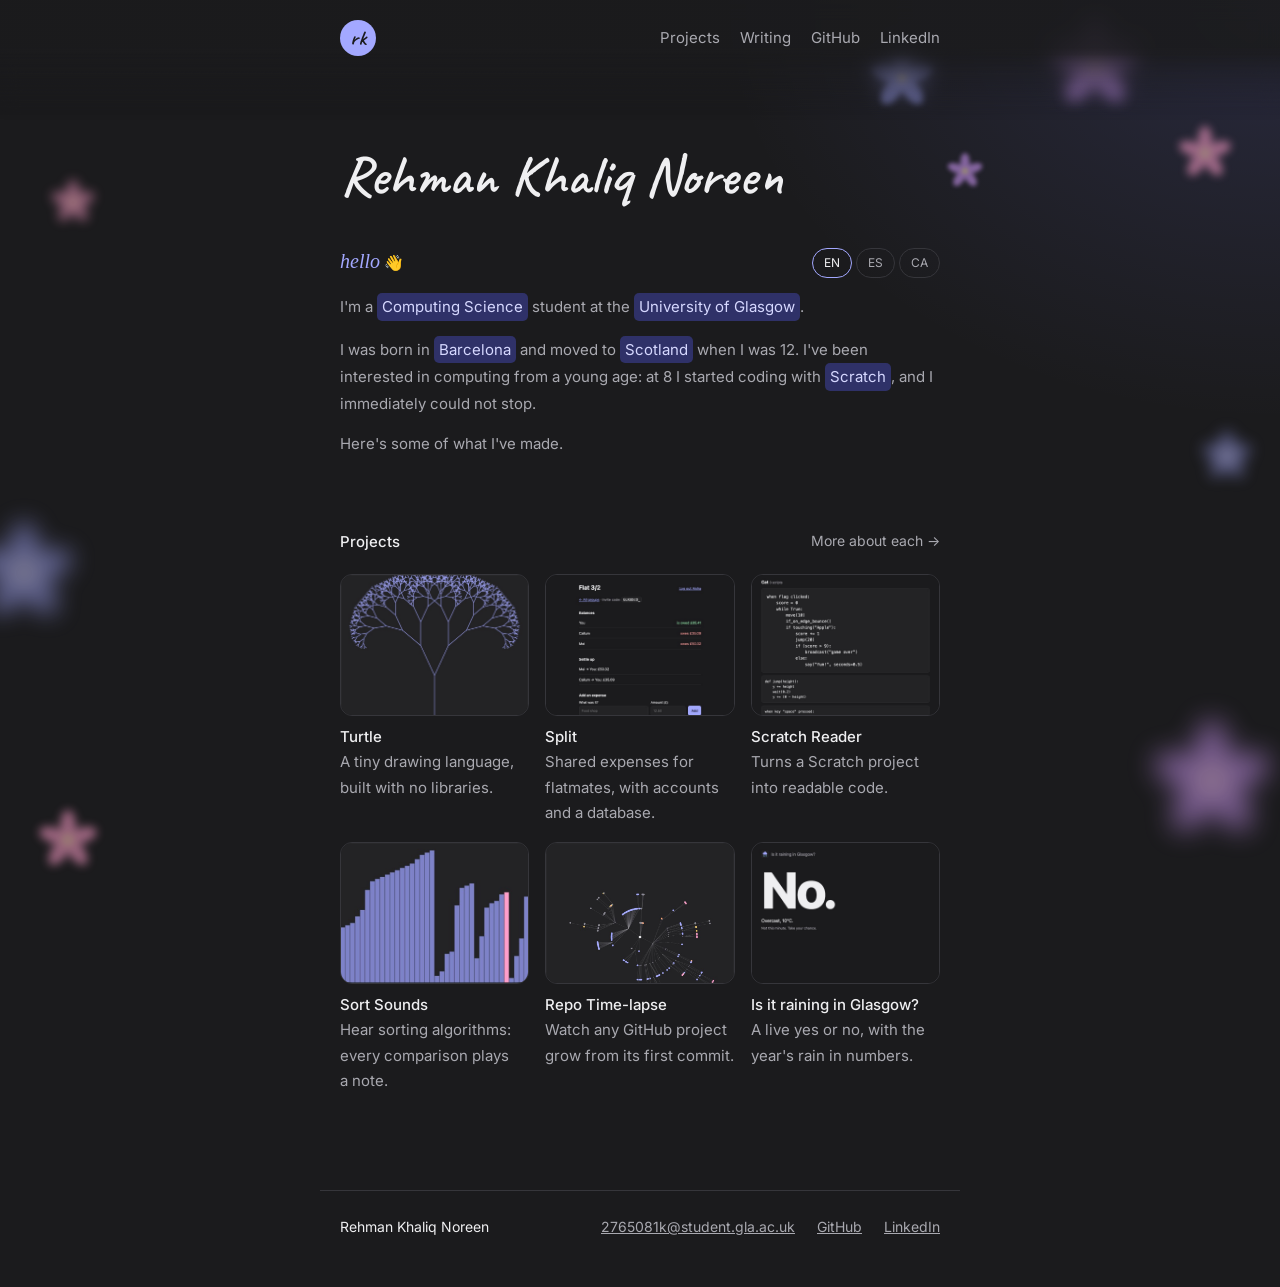
<file: index.html>
<!doctype html>
<html lang="en">
<head>
<meta charset="utf-8">
<meta name="viewport" content="width=device-width, initial-scale=1">
<title>Rehman Khaliq Noreen</title>
<meta name="description" content="Rehman Khaliq Noreen — Computing Science student at the University of Glasgow. Projects, write-ups and how to get in touch.">
<meta name="color-scheme" content="dark">
<link rel="icon" href="favicon.svg" type="image/svg+xml">
<!-- how the link looks when shared on LinkedIn, WhatsApp and so on -->
<meta property="og:type" content="website">
<meta property="og:url" content="https://rehman20050409.github.io/">
<meta property="og:title" content="Rehman Khaliq Noreen">
<meta property="og:description" content="Rehman Khaliq Noreen — Computing Science student at the University of Glasgow. Projects, write-ups and how to get in touch.">
<meta property="og:image" content="https://rehman20050409.github.io/og.png">
<meta name="twitter:card" content="summary_large_image">
<link rel="preconnect" href="https://fonts.googleapis.com">
<link rel="preconnect" href="https://fonts.gstatic.com" crossorigin>
<link href="https://fonts.googleapis.com/css2?family=Caveat:wght@600&family=Inter:wght@400;500&display=swap" rel="stylesheet">
<link rel="stylesheet" href="style.css">
</head>
<body>
<a class="skip" href="#main">Skip to content</a>

<nav aria-label="Main">
  <a class="logo" href="index.html" aria-label="Home">rk</a>
  <ul>
    <li><a href="projects.html">Projects</a></li>
    <li><a href="writing.html">Writing</a></li>
    <li><a href="https://github.com/Rehman20050409" target="_blank" rel="noopener noreferrer">GitHub</a></li>
    <li><a href="https://www.linkedin.com/in/rehman-khaliq-noreen-98ab3a449/" target="_blank" rel="noopener noreferrer">LinkedIn</a></li>
  </ul>
</nav>

<main id="main">
  <section class="intro" aria-labelledby="name">
    <h1 id="name">Rehman Khaliq Noreen</h1>

    <!-- The intro in three languages. site.js adds the EN / ES / CA switch and shows one block at a time.
         Wrap key phrases in <mark>…</mark> to highlight them. Keep the three versions in step when editing. -->
    <div lang="en">
      <p><span class="hello">hello</span> 👋</p>
      <p>I'm a <mark>Computing Science</mark> student at the <mark>University of Glasgow</mark>.</p>
      <p>I was born in <mark>Barcelona</mark> and moved to <mark>Scotland</mark> when I was 12. I've been interested in computing from a young age: at 8 I started coding with <mark>Scratch</mark>, and I immediately could not stop.</p>
      <p>Here's some of what I've made.</p>
    </div>
    <div lang="es" hidden>
      <p><span class="hello">hola</span> 👋</p>
      <p>Soy estudiante de <mark>Ciencias de la Computación</mark> en la <mark>Universidad de Glasgow</mark>.</p>
      <p>Nací en <mark>Barcelona</mark> y me mudé a <mark>Escocia</mark> a los 12 años. La informática me interesa desde muy joven: a los 8 empecé a programar con <mark>Scratch</mark> y ya no pude parar.</p>
      <p>Estas son algunas de las cosas que he hecho.</p>
    </div>
    <div lang="ca" hidden>
      <p><span class="hello">hola</span> 👋</p>
      <p>Estudio <mark>Ciències de la Computació</mark> a la <mark>Universitat de Glasgow</mark>.</p>
      <p>Vaig néixer a <mark>Barcelona</mark> i em vaig traslladar a <mark>Escòcia</mark> als 12 anys. La informàtica m'interessa des de ben jove: als 8 vaig començar a programar amb <mark>Scratch</mark> i ja no vaig poder parar.</p>
      <p>Aquestes són algunes de les coses que he fet.</p>
    </div>
  </section>

  <section id="projects" aria-labelledby="projects-title">
    <a class="more" href="projects.html">More about each →</a>
    <h2 id="projects-title">Projects</h2>
    <ul class="grid">
      <!-- To add a project, add a new <li> like this:
      <li><a class="card" href="https://link-to-project">
        <div class="thumb"><img src="shots/project.jpg" alt=""></div>
        <strong>Project name</strong>
        One line about it.
      </a></li>
      -->
      <li><a class="card" href="turtle-lang/index.html">
        <div class="thumb"><img src="shots/turtle.jpg" alt=""></div>
        <strong>Turtle</strong>
        A tiny drawing language, built with no libraries.
      </a></li>
      <li><a class="card" href="https://expense-splitter-cosc.onrender.com" target="_blank" rel="noopener noreferrer">
        <div class="thumb"><img src="shots/split.jpg" alt=""></div>
        <strong>Split</strong>
        Shared expenses for flatmates, with accounts and a database.
      </a></li>
      <li><a class="card" href="scratch-reader/index.html">
        <div class="thumb"><img src="shots/scratch-reader.jpg" alt=""></div>
        <strong>Scratch Reader</strong>
        Turns a Scratch project into readable code.
      </a></li>
      <li><a class="card" href="sort-sounds/index.html">
        <div class="thumb"><img src="shots/sort-sounds.jpg" alt=""></div>
        <strong>Sort Sounds</strong>
        Hear sorting algorithms: every comparison plays a note.
      </a></li>
      <li><a class="card" href="repo-timelapse/index.html">
        <div class="thumb"><img src="shots/repo-timelapse.jpg" alt=""></div>
        <strong>Repo Time-lapse</strong>
        Watch any GitHub project grow from its first commit.
      </a></li>
      <li><a class="card" href="glasgow-rain/index.html">
        <div class="thumb"><img src="shots/glasgow-rain.jpg" alt=""></div>
        <strong>Is it raining in Glasgow?</strong>
        A live yes or no, with the year's rain in numbers.
      </a></li>
    </ul>
  </section>
</main>

<footer>
  <span>Rehman Khaliq Noreen</span>
  <a href="mailto:2765081k@student.gla.ac.uk">2765081k@student.gla.ac.uk</a>
  <a href="https://github.com/Rehman20050409" target="_blank" rel="noopener noreferrer">GitHub</a>
  <a href="https://www.linkedin.com/in/rehman-khaliq-noreen-98ab3a449/" target="_blank" rel="noopener noreferrer">LinkedIn</a>
</footer>

<script src="site.js"></script>
</body>
</html>
</file>
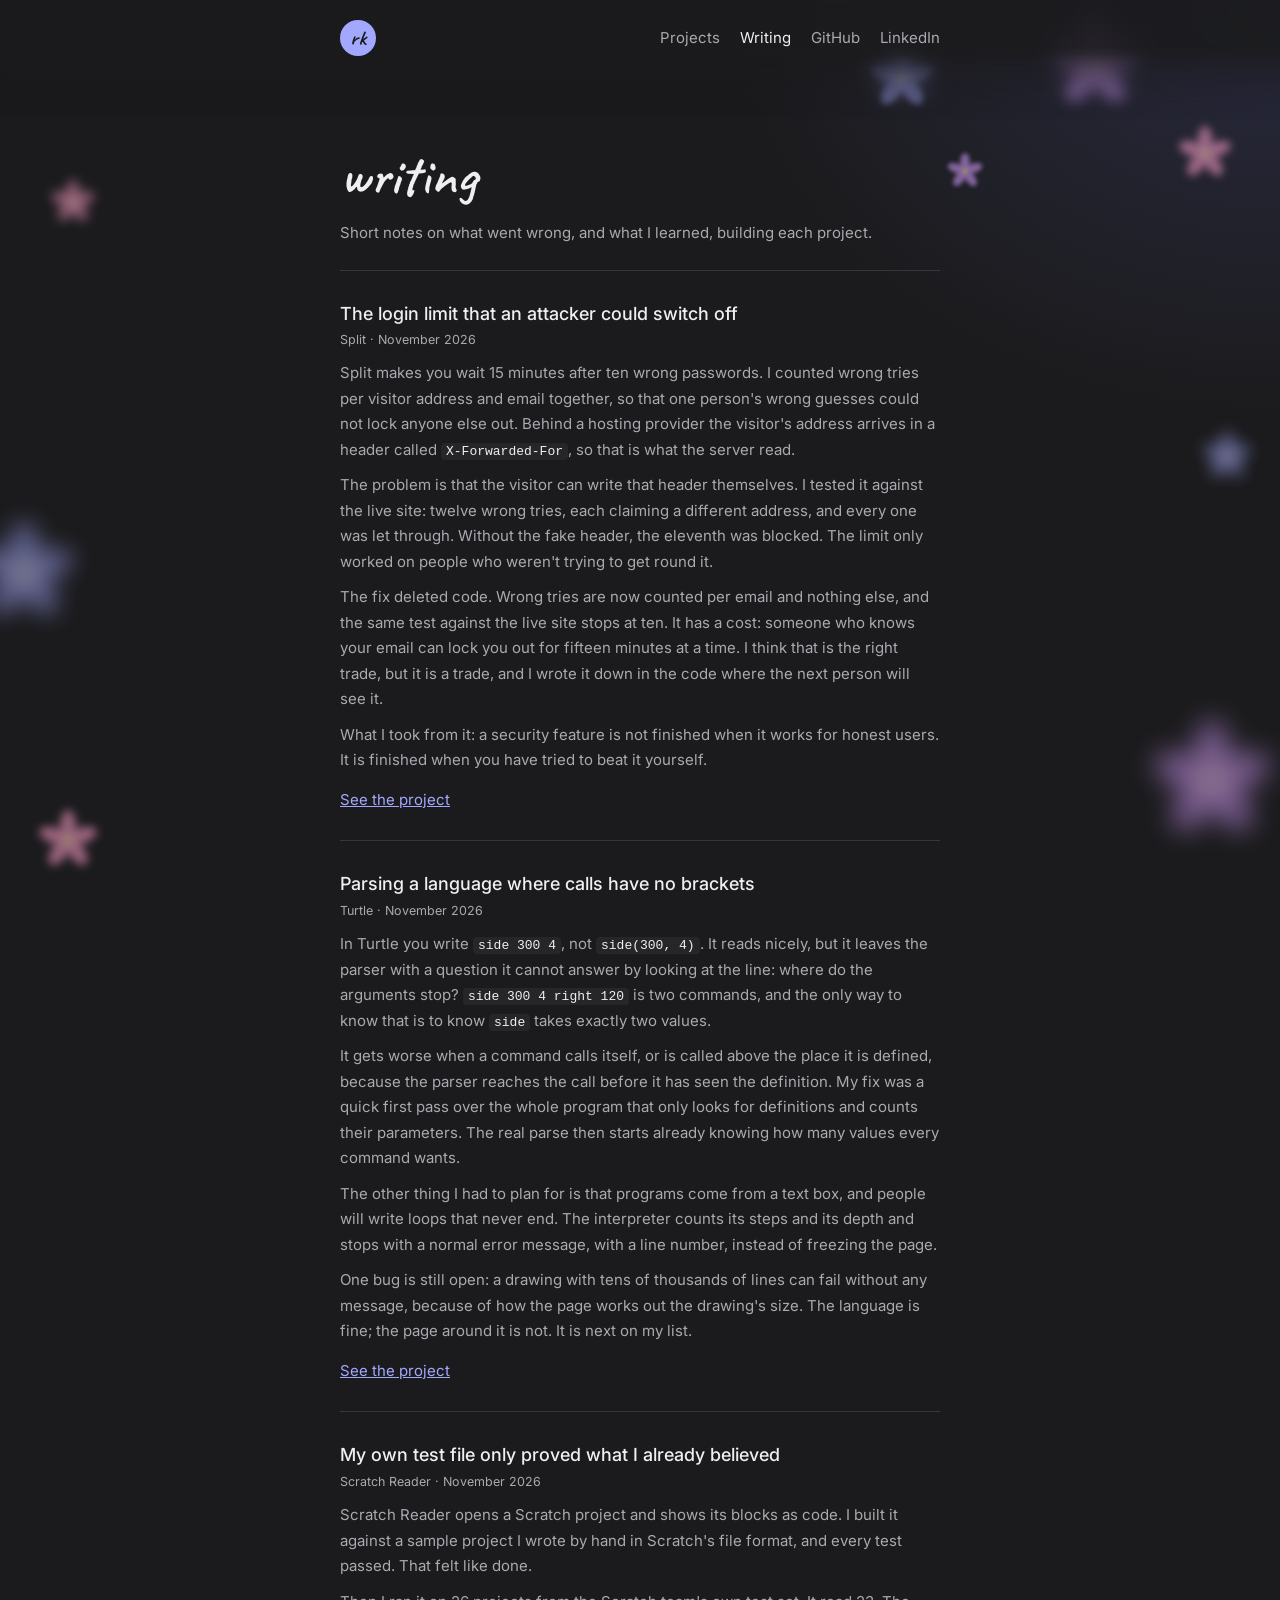
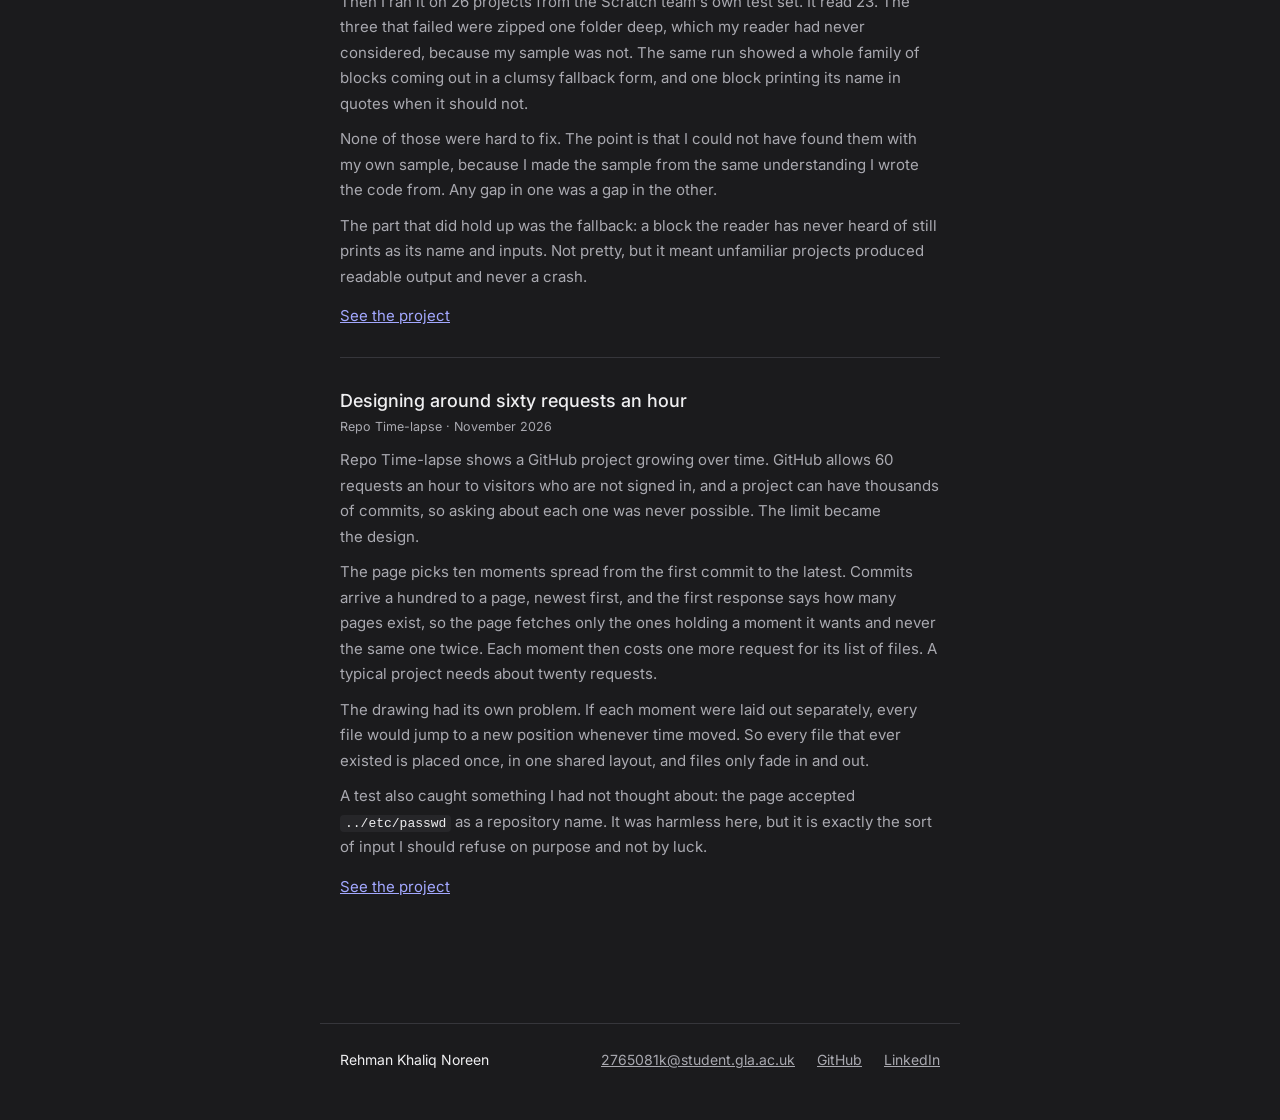
<file: writing.html>
<!doctype html>
<html lang="en">
<head>
<meta charset="utf-8">
<meta name="viewport" content="width=device-width, initial-scale=1">
<title>Writing — Rehman Khaliq Noreen</title>
<meta name="description" content="Short notes on what went wrong, and what I learned, building each of my projects.">
<meta name="color-scheme" content="dark">
<link rel="icon" href="favicon.svg" type="image/svg+xml">
<!-- how the link looks when shared on LinkedIn, WhatsApp and so on -->
<meta property="og:type" content="website">
<meta property="og:url" content="https://rehman20050409.github.io/writing.html">
<meta property="og:title" content="Writing — Rehman Khaliq Noreen">
<meta property="og:description" content="Short notes on what went wrong, and what I learned, building each of my projects.">
<meta property="og:image" content="https://rehman20050409.github.io/og.png">
<meta name="twitter:card" content="summary_large_image">
<link rel="preconnect" href="https://fonts.googleapis.com">
<link rel="preconnect" href="https://fonts.gstatic.com" crossorigin>
<link href="https://fonts.googleapis.com/css2?family=Caveat:wght@600&family=Inter:wght@400;500&display=swap" rel="stylesheet">
<link rel="stylesheet" href="style.css">
</head>
<body>
<a class="skip" href="#main">Skip to content</a>

<nav aria-label="Main">
  <a class="logo" href="index.html" aria-label="Home">rk</a>
  <ul>
    <li><a href="projects.html">Projects</a></li>
    <li><a href="writing.html" aria-current="page">Writing</a></li>
    <li><a href="https://github.com/Rehman20050409" target="_blank" rel="noopener noreferrer">GitHub</a></li>
    <li><a href="https://www.linkedin.com/in/rehman-khaliq-noreen-98ab3a449/" target="_blank" rel="noopener noreferrer">LinkedIn</a></li>
  </ul>
</nav>

<main id="main">
  <h1>writing</h1>
  <p class="lead">Short notes on what went wrong, and what I learned, building each project.</p>

  <!-- To add a note, copy one <article class="post"> block. Its id is what projects.html links to. -->
  <article class="post" id="split">
    <h2>The login limit that an attacker could switch off</h2>
    <small>Split · November 2026</small>
    <p>Split makes you wait 15 minutes after ten wrong passwords. I counted wrong tries per visitor address and email together, so that one person's wrong guesses could not lock anyone else out. Behind a hosting provider the visitor's address arrives in a header called <code>X-Forwarded-For</code>, so that is what the server read.</p>
    <p>The problem is that the visitor can write that header themselves. I tested it against the live site: twelve wrong tries, each claiming a different address, and every one was let through. Without the fake header, the eleventh was blocked. The limit only worked on people who weren't trying to get round it.</p>
    <p>The fix deleted code. Wrong tries are now counted per email and nothing else, and the same test against the live site stops at ten. It has a cost: someone who knows your email can lock you out for fifteen minutes at a time. I think that is the right trade, but it is a trade, and I wrote it down in the code where the next person will see it.</p>
    <p>What I took from it: a security feature is not finished when it works for honest users. It is finished when you have tried to beat it yourself.</p>
    <p class="links"><a href="projects.html">See the project</a></p>
  </article>

  <article class="post" id="turtle">
    <h2>Parsing a language where calls have no brackets</h2>
    <small>Turtle · November 2026</small>
    <p>In Turtle you write <code>side 300 4</code>, not <code>side(300, 4)</code>. It reads nicely, but it leaves the parser with a question it cannot answer by looking at the line: where do the arguments stop? <code>side 300 4 right 120</code> is two commands, and the only way to know that is to know <code>side</code> takes exactly two values.</p>
    <p>It gets worse when a command calls itself, or is called above the place it is defined, because the parser reaches the call before it has seen the definition. My fix was a quick first pass over the whole program that only looks for definitions and counts their parameters. The real parse then starts already knowing how many values every command wants.</p>
    <p>The other thing I had to plan for is that programs come from a text box, and people will write loops that never end. The interpreter counts its steps and its depth and stops with a normal error message, with a line number, instead of freezing the page.</p>
    <p>One bug is still open: a drawing with tens of thousands of lines can fail without any message, because of how the page works out the drawing's size. The language is fine; the page around it is not. It is next on my list.</p>
    <p class="links"><a href="projects.html">See the project</a></p>
  </article>

  <article class="post" id="scratch-reader">
    <h2>My own test file only proved what I already believed</h2>
    <small>Scratch Reader · November 2026</small>
    <p>Scratch Reader opens a Scratch project and shows its blocks as code. I built it against a sample project I wrote by hand in Scratch's file format, and every test passed. That felt like done.</p>
    <p>Then I ran it on 26 projects from the Scratch team's own test set. It read 23. The three that failed were zipped one folder deep, which my reader had never considered, because my sample was not. The same run showed a whole family of blocks coming out in a clumsy fallback form, and one block printing its name in quotes when it should not.</p>
    <p>None of those were hard to fix. The point is that I could not have found them with my own sample, because I made the sample from the same understanding I wrote the code from. Any gap in one was a gap in the other.</p>
    <p>The part that did hold up was the fallback: a block the reader has never heard of still prints as its name and inputs. Not pretty, but it meant unfamiliar projects produced readable output and never a crash.</p>
    <p class="links"><a href="projects.html">See the project</a></p>
  </article>

  <article class="post" id="repo-timelapse">
    <h2>Designing around sixty requests an hour</h2>
    <small>Repo Time-lapse · November 2026</small>
    <p>Repo Time-lapse shows a GitHub project growing over time. GitHub allows 60 requests an hour to visitors who are not signed in, and a project can have thousands of commits, so asking about each one was never possible. The limit became the design.</p>
    <p>The page picks ten moments spread from the first commit to the latest. Commits arrive a hundred to a page, newest first, and the first response says how many pages exist, so the page fetches only the ones holding a moment it wants and never the same one twice. Each moment then costs one more request for its list of files. A typical project needs about twenty requests.</p>
    <p>The drawing had its own problem. If each moment were laid out separately, every file would jump to a new position whenever time moved. So every file that ever existed is placed once, in one shared layout, and files only fade in and out.</p>
    <p>A test also caught something I had not thought about: the page accepted <code>../etc/passwd</code> as a repository name. It was harmless here, but it is exactly the sort of input I should refuse on purpose and not by luck.</p>
    <p class="links"><a href="projects.html">See the project</a></p>
  </article>
</main>

<footer>
  <span>Rehman Khaliq Noreen</span>
  <a href="mailto:2765081k@student.gla.ac.uk">2765081k@student.gla.ac.uk</a>
  <a href="https://github.com/Rehman20050409" target="_blank" rel="noopener noreferrer">GitHub</a>
  <a href="https://www.linkedin.com/in/rehman-khaliq-noreen-98ab3a449/" target="_blank" rel="noopener noreferrer">LinkedIn</a>
</footer>

<script src="site.js"></script>
</body>
</html>
</file>
<file: style.css>
:root {
  --bg: #1b1b1d; --text: #efeff1; --muted: #a9a9b0; --line: #36363b;
  --mark: #2f3168; --mark-text: #d6d8ff; --accent: #a3a8ff;
}
/* decorative out-of-focus flowers drifting behind the content */
.flowers { position: fixed; inset: 0; z-index: -1; overflow: hidden; pointer-events: none; }
.flowers svg {
  position: absolute; left: var(--x); top: var(--y); width: var(--s); height: var(--s);
  color: var(--c, #a3a8ff); filter: blur(var(--b, 6px)); opacity: .55;
}
@keyframes drift { to { transform: translate(18px, -28px) rotate(60deg); } }
@keyframes bloom { from { opacity: 0; scale: .3; } }
.flowers svg { animation: fade 1.4s var(--bloom, .7s) backwards; }
.flowers svg:nth-child(3n) { --bloom: .3s; }
.flowers svg:nth-child(3n+1) { --bloom: 1.1s; }
/* a flower perks up when the cursor comes near; site.js adds and removes "near" */
.flowers svg { transition: scale .5s cubic-bezier(.3, 1.6, .5, 1), rotate .6s ease-out, opacity .4s, filter .4s; }
.flowers svg.near { scale: 1.35; rotate: 30deg; opacity: .95; filter: blur(calc(var(--b, 6px) * .25)); }
@media (prefers-reduced-motion: reduce) {
  .flowers svg.near { scale: none; rotate: none; }
}
@media (prefers-reduced-motion: no-preference) {
  .flowers svg {
    animation: bloom 1.4s var(--bloom, .7s) cubic-bezier(.2, .7, .2, 1) backwards,
               drift var(--d, 9s) ease-in-out infinite alternate;
  }
}
/* Entrance, about two seconds in all: the name is written in, the intro appears word by
   word, then the project cards pop up. The script at the bottom of the page sets each delay. */
@keyframes write { from { clip-path: inset(-20% 100% -20% 0); } to { clip-path: inset(-20% -5% -20% 0); } }
@keyframes word { from { opacity: 0; filter: blur(6px); transform: translateY(8px); } }
@keyframes pop { from { opacity: 0; transform: translateY(18px) scale(.96); } }
@keyframes fade { from { opacity: 0; } }
h1 { animation: write .7s cubic-bezier(.3, .6, .3, 1) .1s backwards; }
.w { display: inline-block; animation: word .5s cubic-bezier(.2, .7, .2, 1) backwards; }
.pop { animation: pop .6s cubic-bezier(.2, .7, .2, 1) backwards; }
footer { animation: fade 1s 2s backwards; }
/* people who turn motion off still get a gentle fade, just nothing that moves */
@media (prefers-reduced-motion: reduce) {
  h1, .w, .pop { animation-name: fade; }
}
* { box-sizing: border-box; }
body {
  margin: 0; min-height: 100vh; color: var(--muted);
  background:
    radial-gradient(800px 600px at 100% 0%, #7a7fff26, transparent 70%),
    var(--bg);
  background-attachment: fixed;
  font: 400 15px/1.7 Inter, system-ui, sans-serif; text-wrap: pretty;
}
a { color: inherit; }
:focus-visible { outline: 2px solid var(--text); outline-offset: 3px; border-radius: 4px; }
.skip { position: absolute; left: -999px; }
.skip:focus { left: 16px; top: 16px; background: var(--bg); padding: 8px; z-index: 3; }

nav, main, footer { max-width: 640px; margin: 0 auto; padding: 0 20px; }
nav {
  position: sticky; top: 0; display: flex; justify-content: space-between; align-items: center;
  padding-block: 20px; z-index: 2;
}
/* A soft veil across the top of the window in place of a solid bar: the page blurs and
   fades out as it scrolls under the links, with no edge to see. */
body::before {
  content: ''; position: fixed; inset: 0 0 auto; height: 120px; z-index: 1; pointer-events: none;
  background: linear-gradient(color-mix(in srgb, var(--bg) 90%, transparent) 40%, transparent);
  backdrop-filter: blur(10px); -webkit-backdrop-filter: blur(10px);
  mask-image: linear-gradient(#000 45%, transparent); -webkit-mask-image: linear-gradient(#000 45%, transparent);
}
nav .logo {
  font: 600 22px/1 Caveat, cursive; color: var(--bg); background: var(--accent); text-decoration: none;
  width: 36px; height: 36px; border-radius: 50%; display: grid; place-items: center;
}
nav ul { display: flex; gap: 20px; list-style: none; margin: 0; padding: 0; }
nav ul a { text-decoration: none; padding-block: 10px; } /* a taller area to tap, same look */
nav ul a:hover { color: var(--text); }

main { padding-block: 72px 96px; }
h1 { font: 600 56px/1 Caveat, cursive; color: var(--text); margin: 0 0 40px; }
h2 { font: 500 15px/1.7 Inter, system-ui, sans-serif; color: var(--text); margin: 0; }
.hello { font-family: "New York", "Iowan Old Style", Georgia, serif; font-style: italic; font-size: 20px; color: var(--accent); }
mark { background: var(--mark); color: var(--mark-text); padding: 1px 5px; border-radius: 5px; }

#projects { margin-top: 72px; }
.grid { display: grid; grid-template-columns: repeat(auto-fill, minmax(180px, 1fr)); gap: 16px; list-style: none; margin: 20px 0 0; padding: 0; }
.card { display: block; text-decoration: none; }
.card .thumb {
  aspect-ratio: 4 / 3; border-radius: 12px; border: 1px solid var(--line);
  background: color-mix(in srgb, var(--line) 35%, transparent);
  display: grid; place-items: center; overflow: hidden; margin-bottom: 8px;
}
.card img { width: 100%; height: 100%; object-fit: cover; }
.card strong { font-weight: 500; color: var(--text); display: block; }
a.card .thumb { transition: border-color .15s, transform .15s; }
a.card:hover .thumb { border-color: var(--accent); transform: translateY(-2px); }

footer { border-top: 1px solid var(--line); padding-block: 16px 40px; font-size: 14px; display: flex; flex-wrap: wrap; gap: 0 22px; align-items: center; }
footer span { color: var(--text); margin-right: auto; }
footer a { padding-block: 8px; }
footer a:hover { color: var(--text); }

/* shared bits used by both pages */
nav ul a[aria-current] { color: var(--text); }
.more { float: right; font-size: 14px; text-decoration: none; padding-block: 8px; margin-top: -8px; }
.more:hover { color: var(--text); }

/* projects page */
.lead { margin: -24px 0 24px; }
.project { display: grid; grid-template-columns: 72px 1fr; gap: 20px; padding-block: 28px; border-top: 1px solid var(--line); }
.project > img { width: 72px; height: 72px; }
.project h2 { font-size: 18px; }
.project p { margin: 8px 0 0; }
.tags { display: flex; flex-wrap: wrap; gap: 6px; list-style: none; padding: 0; margin: 14px 0 0; }
.tags li { font-size: 13px; border: 1px solid var(--line); border-radius: 99px; padding: 0 10px; }
.links { margin-top: 14px; }
.links a { color: var(--accent); margin-right: 18px; }
@media (max-width: 480px) {
  .project { grid-template-columns: 48px 1fr; gap: 14px; }
  .project > img { width: 48px; height: 48px; }
}

/* language switch on the home page intro */
.langs { float: right; display: flex; gap: 4px; margin-top: 4px; animation: fade .6s .5s backwards; }
.langs button {
  font: inherit; font-size: 12px; color: var(--muted); background: none; cursor: pointer;
  border: 1px solid var(--line); border-radius: 99px; padding: 4px 11px;
}
.langs button:hover { color: var(--text); }
.langs button[aria-pressed="true"] { color: var(--text); border-color: var(--accent); }

/* writing page */
.post { padding-block: 28px; border-top: 1px solid var(--line); scroll-margin-top: 90px; }
.post h2 { font-size: 18px; }
.post p { margin: 10px 0 0; }
.post small { display: block; }
.post code { color: var(--text); font: 13px ui-monospace, Menlo, Consolas, monospace; background: color-mix(in srgb, var(--line) 45%, transparent); padding: 1px 5px; border-radius: 4px; }
.post .links { margin-top: 14px; }

@media (max-width: 420px) { nav ul { gap: 14px; } }

/* On a phone a full-width picture per project means a lot of scrolling, so each card becomes
   a row: picture on the left, name and description beside it. */
@media (max-width: 480px) {
  .grid { grid-template-columns: 1fr; gap: 14px; }
  .card { display: grid; grid-template-columns: 124px 1fr; column-gap: 14px; align-content: center; }
  .card .thumb { grid-row: span 2; margin: 0; }
  .card strong { align-self: end; }
}
</file>
